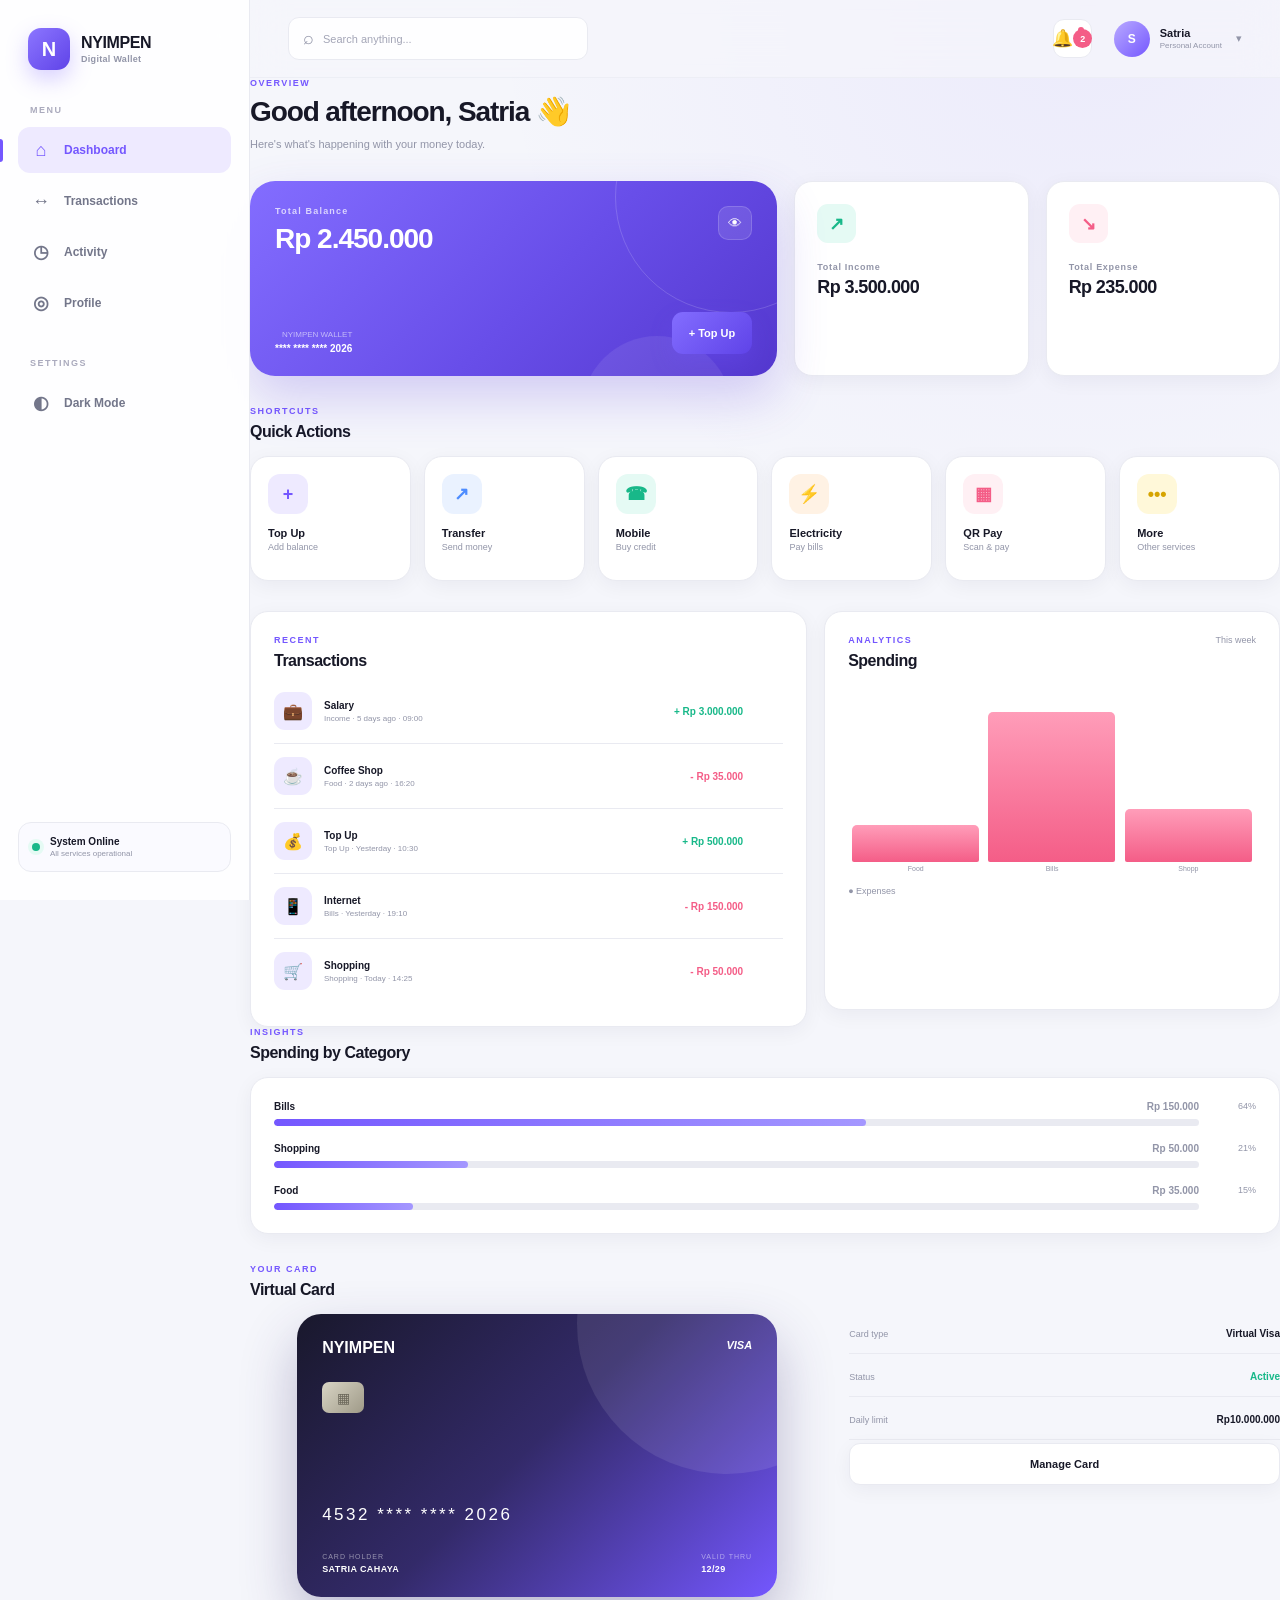
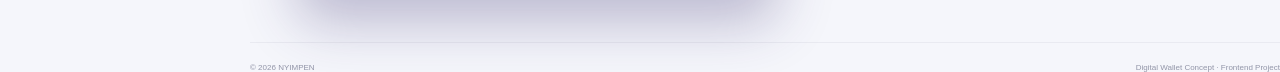
<file: ewaletweb/index.html>
<!doctype html>
<html lang="en">
  <head>
    <meta charset="UTF-8" />
    <meta name="viewport" content="width=device-width, initial-scale=1.0" />

    <title>NYIMPEN — Digital Wallet</title>

    <link rel="stylesheet" href="./style.css" />
  </head>

  <body>
    <div class="app">
      <!-- =====================================================
             SIDEBAR
        ====================================================== -->

      <aside class="sidebar">
        <div class="brand">
          <div class="brand-logo">N</div>

          <div class="brand-text">
            <strong>NYIMPEN</strong>
            <span>Digital Wallet</span>
          </div>
        </div>

        <nav class="sidebar-nav">
          <span class="nav-title"> MENU </span>

          <a href="#dashboard" class="nav-link active" data-page="dashboard">
            <span>⌂</span>
            <strong>Dashboard</strong>
          </a>

          <a href="#transactions" class="nav-link" data-page="transactions">
            <span>↔</span>
            <strong>Transactions</strong>
          </a>

          <a href="#activity" class="nav-link" data-page="activity">
            <span>◷</span>
            <strong>Activity</strong>
          </a>

          <a href="#profile" class="nav-link" data-page="profile">
            <span>◎</span>
            <strong>Profile</strong>
          </a>

          <span class="nav-title nav-title-space"> SETTINGS </span>

          <button class="nav-link theme-toggle" data-theme-toggle>
            <span>◐</span>
            <strong>Dark Mode</strong>
          </button>
        </nav>

        <div class="sidebar-bottom">
          <div class="system-status">
            <span class="status-dot"></span>

            <div>
              <strong>System Online</strong>
              <span>All services operational</span>
            </div>
          </div>
        </div>
      </aside>

      <!-- =====================================================
             MAIN
        ====================================================== -->

      <main class="main-content">
        <!-- =================================================
                 TOPBAR
            ================================================== -->

        <header class="topbar">
          <div class="topbar-search">
            <span>⌕</span>

            <input type="text" placeholder="Search anything..." />
          </div>

          <div class="topbar-actions">
            <button class="icon-button" title="Notifications">
              🔔

              <span class="notification-dot"> </span>

              <span class="notification-badge"> 0 </span>
            </button>

            <div class="profile-mini">
              <div class="profile-avatar">S</div>

              <div class="profile-mini-info">
                <strong class="profile-mini-name"> Satria </strong>

                <span> Personal Account </span>
              </div>

              <span class="profile-arrow"> ▾ </span>
            </div>
          </div>
        </header>

        <!-- =================================================
                 DASHBOARD
            ================================================== -->

        <section id="dashboard" class="page active">
          <div class="page-heading">
            <div>
              <span class="eyebrow"> OVERVIEW </span>

              <h1>Good afternoon, Satria 👋</h1>

              <p>Here's what's happening with your money today.</p>
            </div>
          </div>

          <!-- ===============================
                     DASHBOARD GRID
                ================================ -->

          <div class="dashboard-grid">
            <!-- BALANCE -->

            <div class="balance-card">
              <div class="balance-top">
                <div>
                  <span> Total Balance </span>

                  <h2 id="balance">Rp2.450.000</h2>
                </div>

                <button class="balance-toggle" id="toggleBalance">👁</button>
              </div>

              <div class="balance-card-bottom">
                <div class="wallet-number">
                  <span> NYIMPEN WALLET </span>

                  <strong> **** **** **** 2026 </strong>
                </div>

                <button class="primary-button" id="topUpButton">+ Top Up</button>
              </div>
            </div>

            <!-- INCOME -->

            <div class="stat-card income-card">
              <div class="stat-icon">↗</div>

              <div>
                <span> Total Income </span>

                <strong id="totalIncome"> Rp3.500.000 </strong>
              </div>
            </div>

            <!-- EXPENSE -->

            <div class="stat-card expense-card">
              <div class="stat-icon">↘</div>

              <div>
                <span> Total Expense </span>

                <strong id="totalExpense"> Rp235.000 </strong>
              </div>
            </div>
          </div>

          <!-- =================================================
                     QUICK ACTIONS
                ================================================== -->

          <div class="section-block">
            <div class="section-heading">
              <div>
                <span class="eyebrow"> SHORTCUTS </span>

                <h2>Quick Actions</h2>
              </div>
            </div>

            <div class="quick-actions">
              <button class="quick-action purple" data-action="Top Up">
                <div class="quick-icon">+</div>

                <strong> Top Up </strong>

                <span> Add balance </span>
              </button>

              <button class="quick-action blue" data-action="Transfer">
                <div class="quick-icon">↗</div>

                <strong> Transfer </strong>

                <span> Send money </span>
              </button>

              <button class="quick-action green" data-action="Mobile">
                <div class="quick-icon">☎</div>

                <strong> Mobile </strong>

                <span> Buy credit </span>
              </button>

              <button class="quick-action orange" data-action="Electricity">
                <div class="quick-icon">⚡</div>

                <strong> Electricity </strong>

                <span> Pay bills </span>
              </button>

              <button class="quick-action pink" data-action="QR Pay">
                <div class="quick-icon">▦</div>

                <strong> QR Pay </strong>

                <span> Scan & pay </span>
              </button>

              <button class="quick-action yellow" data-action="More">
                <div class="quick-icon">•••</div>

                <strong> More </strong>

                <span> Other services </span>
              </button>
            </div>
          </div>

          <!-- =================================================
                     CONTENT GRID
                ================================================== -->

          <div class="content-grid">
            <!-- TRANSACTIONS -->

            <div class="panel">
              <div class="panel-heading">
                <div>
                  <span class="eyebrow"> RECENT </span>

                  <h2>Transactions</h2>
                </div>

                <button class="text-button" id="viewAllButton">View All</button>
              </div>

              <div class="transaction-list" id="transactionsList"></div>
            </div>

            <!-- MINI ANALYTICS -->

            <div class="panel analytics-panel">
              <div class="panel-heading">
                <div>
                  <span class="eyebrow"> ANALYTICS </span>

                  <h2>Spending</h2>
                </div>

                <span> This week </span>
              </div>

              <div class="mini-chart"></div>

              <div class="chart-legend">
                <span> ● Expenses </span>
              </div>
            </div>
          </div>

          <!-- =================================================
                     CATEGORY ANALYTICS
                ================================================== -->

          <div class="section-block">
            <div class="section-heading">
              <div>
                <span class="eyebrow"> INSIGHTS </span>

                <h2>Spending by Category</h2>
              </div>
            </div>

            <div class="panel">
              <div class="category-list"></div>
            </div>
          </div>

          <!-- =================================================
                     VIRTUAL CARD
                ================================================== -->

          <div class="section-block">
            <div class="section-heading">
              <div>
                <span class="eyebrow"> YOUR CARD </span>

                <h2>Virtual Card</h2>
              </div>
            </div>

            <div class="cards-layout">
              <div class="virtual-card-wrapper">
                <div class="virtual-card">
                  <div class="card-shine"></div>

                  <div class="card-header">
                    <strong> NYIMPEN </strong>

                    <span> VISA </span>
                  </div>

                  <div class="chip">▦</div>

                  <div class="card-number">4532 **** **** 2026</div>

                  <div class="card-footer">
                    <div>
                      <span> CARD HOLDER </span>

                      <strong> SATRIA CAHAYA </strong>
                    </div>

                    <div>
                      <span> VALID THRU </span>

                      <strong> 12/29 </strong>
                    </div>
                  </div>
                </div>
              </div>

              <div class="card-details">
                <div class="detail-row">
                  <span> Card type </span>

                  <strong> Virtual Visa </strong>
                </div>

                <div class="detail-row">
                  <span> Status </span>

                  <strong class="card-status"> Active </strong>
                </div>

                <div class="detail-row">
                  <span> Daily limit </span>

                  <strong> Rp10.000.000 </strong>
                </div>

                <button class="secondary-button full-button">Manage Card</button>
              </div>
            </div>
          </div>
        </section>

        <!-- =====================================================
                 TRANSACTIONS PAGE
            ====================================================== -->

        <section id="transactions" class="page">
          <div class="page-heading">
            <div>
              <span class="eyebrow"> MONEY MOVEMENT </span>

              <h1>Transactions</h1>

              <p>Track every income and expense from your wallet.</p>
            </div>
          </div>

          <div class="panel">
            <div class="transaction-toolbar">
              <div class="transaction-search">
                <span> ⌕ </span>

                <input id="transactionSearch" type="text" placeholder="Search transactions..." />
              </div>

              <div class="filter-group">
                <button class="filter-button active" data-filter="all">All</button>

                <button class="filter-button" data-filter="income">Income</button>

                <button class="filter-button" data-filter="expense">Expense</button>

                <button class="filter-button" data-filter="topup">Top Up</button>
              </div>

              <select class="sort-select">
                <option value="latest">Latest</option>

                <option value="highest">Highest Amount</option>

                <option value="lowest">Lowest Amount</option>
              </select>
            </div>

            <div class="full-transaction-list" id="transactionsList"></div>
          </div>
        </section>

        <!-- =====================================================
                 ACTIVITY PAGE
            ====================================================== -->

        <section id="activity" class="page">
          <div class="page-heading">
            <div>
              <span class="eyebrow"> TIMELINE </span>

              <h1>Activity</h1>

              <p>Your latest account activity and notifications.</p>
            </div>
          </div>

          <div class="panel">
            <div class="panel-heading">
              <div>
                <span class="eyebrow"> NOTIFICATIONS </span>

                <h2>Recent Activity</h2>
              </div>
            </div>

            <div class="notification-list"></div>
          </div>

          <div class="insight-panel">
            <div class="financial-insight">
              <div class="notification-icon">💡</div>

              <div>
                <strong> Financial Insight </strong>

                <p>Keep tracking your expenses regularly to understand where your money goes.</p>
              </div>
            </div>
          </div>
        </section>

        <!-- =====================================================
                 PROFILE PAGE
            ====================================================== -->

        <section id="profile" class="page">
          <div class="page-heading">
            <div>
              <span class="eyebrow"> ACCOUNT </span>

              <h1>Profile</h1>

              <p>Manage your NYIMPEN account information.</p>
            </div>
          </div>

          <div class="profile-grid">
            <!-- PROFILE -->

            <div class="profile-card">
              <div class="large-avatar">S</div>

              <div class="profile-member">
                <span> MEMBER </span>

                <h2 class="profile-name">Satria</h2>

                <p class="profile-email">satriacahya339@gmail.com</p>
              </div>

              <button class="secondary-button profile-edit" data-action="edit-profile">Edit Profile</button>
            </div>

            <!-- SETTINGS -->

            <div class="panel settings-panel">
              <div class="panel-heading">
                <div>
                  <span class="eyebrow"> PREFERENCES </span>

                  <h2>Settings</h2>
                </div>
              </div>

              <div class="setting-row">
                <div>
                  <strong> Dark Mode </strong>

                  <span> Change the appearance of NYIMPEN. </span>
                </div>

                <button class="switch theme-toggle" data-theme-toggle>
                  <span class="slider"></span>
                </button>
              </div>

              <div class="setting-row">
                <div>
                  <strong> Notifications </strong>

                  <span> Receive account notifications. </span>
                </div>

                <button class="switch">
                  <span class="slider"></span>
                </button>
              </div>
            </div>

            <!-- SECURITY -->

            <div class="panel security-panel">
              <div class="panel-heading">
                <div>
                  <span class="eyebrow"> SECURITY </span>

                  <h2>Account Security</h2>
                </div>
              </div>

              <div class="security-item">
                <div class="security-icon">🔐</div>

                <div>
                  <strong> Wallet PIN </strong>

                  <span> Your PIN is required for secure transactions. </span>
                </div>

                <span class="security-active"> Active </span>
              </div>

              <div class="security-item">
                <div class="security-icon">🛡</div>

                <div>
                  <strong> Account Protection </strong>

                  <span> Basic security protection is enabled. </span>
                </div>

                <span class="security-active"> Active </span>
              </div>
            </div>
          </div>
        </section>

        <!-- =====================================================
                 FOOTER
            ====================================================== -->

        <footer>
          <span> © 2026 NYIMPEN </span>

          <span> Digital Wallet Concept · Frontend Project </span>
        </footer>
      </main>
    </div>

    <!-- =========================================================
         MOBILE NAV
    ========================================================== -->

    <nav class="mobile-nav">
      <a href="#dashboard" class="mobile-nav-link active" data-page="dashboard">
        <span>⌂</span>
        Dashboard
      </a>

      <a href="#transactions" class="mobile-nav-link" data-page="transactions">
        <span>↔</span>
        Transactions
      </a>

      <a href="#activity" class="mobile-nav-link" data-page="activity">
        <span>◷</span>
        Activity
      </a>

      <a href="#profile" class="mobile-nav-link" data-page="profile">
        <span>◎</span>
        Profile
      </a>
    </nav>

    <!-- =========================================================
         TOP UP MODAL
    ========================================================== -->

    <div class="modal" id="topUpModal" aria-hidden="true">
      <div class="modal-box">
        <button class="modal-close" id="closeTopUp">×</button>

        <div class="modal-icon">+</div>

        <h2>Top Up Wallet</h2>

        <p>Add balance to your NYIMPEN wallet.</p>

        <form id="topUpForm">
          <label> Amount </label>

          <div class="amount-input">
            <span> Rp </span>

            <input id="topUpAmount" type="number" min="1000" placeholder="0" required />
          </div>

          <div class="amount-presets">
            <button type="button" onclick="document.getElementById('topUpAmount').value = 50000">50K</button>

            <button type="button" onclick="document.getElementById('topUpAmount').value = 100000">100K</button>

            <button type="button" onclick="document.getElementById('topUpAmount').value = 250000">250K</button>

            <button type="button" onclick="document.getElementById('topUpAmount').value = 500000">500K</button>
          </div>

          <button type="submit" class="primary-button full-button">Add Balance</button>
        </form>
      </div>
    </div>

    <!-- =========================================================
         TRANSFER MODAL
    ========================================================== -->

    <div class="modal" id="transferModal" aria-hidden="true">
      <div class="modal-box">
        <button class="modal-close" id="closeTransfer">×</button>

        <div class="modal-icon">↗</div>

        <h2>Send Money</h2>

        <p>Transfer money to another person.</p>

        <form id="transferForm">
          <label> Recipient </label>

          <input id="recipient" type="text" placeholder="Recipient name" required />

          <label> Amount </label>

          <div class="amount-input">
            <span> Rp </span>

            <input id="transferAmount" type="number" min="1000" placeholder="0" required />
          </div>

          <div class="transfer-balance">
            <span> Available balance </span>

            <strong id="transferBalance"> Rp2.450.000 </strong>
          </div>

          <button type="submit" class="primary-button full-button">Continue Transfer</button>
        </form>
      </div>
    </div>

    <!-- =========================================================
         JAVASCRIPT
    ========================================================== -->

    <script src="./script.js"></script>
  </body>
</html>
</file>
<file: ewaletweb/style.css>
:root {
  --bg: #f5f6fb;
  --surface: #ffffff;
  --surface-soft: #fafaff;
  --text: #171827;
  --text-soft: #55586d;
  --muted: #9295a8;
  --line: #e9eaf1;

  --primary: #7457ff;
  --primary-dark: #5f43e8;
  --primary-soft: #eeeaff;

  --blue: #4d8cff;
  --blue-soft: #eaf2ff;

  --green: #18b889;
  --green-soft: #e5faf4;

  --orange: #ff9d42;
  --orange-soft: #fff2e4;

  --pink: #f45d87;
  --pink-soft: #fff0f4;

  --red: #ef5350;
  --red-soft: #fff0f0;

  --shadow-sm: 0 5px 20px rgba(28, 28, 60, 0.05);
  --shadow: 0 15px 45px rgba(28, 28, 60, 0.08);
  --shadow-lg: 0 25px 70px rgba(28, 28, 60, 0.13);

  --radius-sm: 12px;
  --radius: 18px;
  --radius-lg: 25px;

  --sidebar-width: 250px;
}

/* ==================================================
   DARK MODE VARIABLES
================================================== */

body.dark-mode {
  --bg: #0d0f17;
  --surface: #171a24;
  --surface-soft: #1d202c;
  --text: #f4f5fb;
  --text-soft: #b9bdcb;
  --muted: #858b9f;
  --line: #292d3b;

  --shadow-sm: 0 5px 20px rgba(0, 0, 0, 0.18);
  --shadow: 0 15px 45px rgba(0, 0, 0, 0.24);
  --shadow-lg: 0 25px 70px rgba(0, 0, 0, 0.4);
}

/* ==================================================
   RESET
================================================== */

* {
  margin: 0;
  padding: 0;
  box-sizing: border-box;
}

html {
  scroll-behavior: smooth;
}

body {
  min-height: 100vh;
  background: radial-gradient(circle at 85% 0%, rgba(116, 87, 255, 0.07), transparent 30%), var(--bg);

  color: var(--text);
  font-family: "DM Sans", sans-serif;
  -webkit-font-smoothing: antialiased;

  transition:
    background-color 0.25s ease,
    color 0.25s ease;
}

body.dark-mode {
  background: radial-gradient(circle at 85% 0%, rgba(116, 87, 255, 0.1), transparent 30%), var(--bg);
}

button,
input,
select {
  font: inherit;
}

button {
  border: none;
  cursor: pointer;
}

a {
  color: inherit;
  text-decoration: none;
}

input,
select {
  outline: none;
}

/* ==================================================
   APP
================================================== */

.app {
  min-height: 100vh;
}

/* ==================================================
   SIDEBAR
================================================== */

.sidebar {
  position: fixed;
  top: 0;
  left: 0;

  width: var(--sidebar-width);
  height: 100vh;

  display: flex;
  flex-direction: column;

  padding: 28px 18px;

  background: rgba(255, 255, 255, 0.88);
  border-right: 1px solid var(--line);

  backdrop-filter: blur(20px);

  z-index: 100;

  transition:
    background-color 0.25s ease,
    border-color 0.25s ease;
}

body.dark-mode .sidebar {
  background: rgba(18, 20, 29, 0.94);
}

/* ==================================================
   BRAND
================================================== */

.brand {
  display: flex;
  align-items: center;
  gap: 11px;

  padding: 0 10px 25px;
}

.brand-logo {
  width: 42px;
  height: 42px;

  display: flex;
  align-items: center;
  justify-content: center;

  border-radius: 13px;

  background: linear-gradient(135deg, #8c76ff, var(--primary-dark));

  color: white;

  font-family: "Plus Jakarta Sans", sans-serif;
  font-size: 20px;
  font-weight: 800;

  box-shadow: 0 9px 22px rgba(116, 87, 255, 0.28);
}

.brand-text {
  display: flex;
  flex-direction: column;
  gap: 2px;
}

.brand-text strong {
  font-family: "Plus Jakarta Sans", sans-serif;
  font-size: 16px;
  letter-spacing: -0.4px;
}

.brand-text span {
  color: var(--muted);
  font-size: 9px;
  font-weight: 600;
  letter-spacing: 0.3px;
}

/* ==================================================
   NAVIGATION
================================================== */

.sidebar-nav {
  display: flex;
  flex-direction: column;
  gap: 5px;
  flex: 1;
}

.nav-title {
  padding: 10px 12px 7px;

  color: #aaaabd;

  font-size: 9px;
  font-weight: 800;
  letter-spacing: 1.5px;
}

body.dark-mode .nav-title {
  color: #686d7e;
}

.nav-title-space {
  margin-top: 17px;
}

.nav-link {
  position: relative;

  display: flex;
  align-items: center;
  gap: 13px;

  min-height: 46px;
  padding: 0 13px;

  border-radius: 12px;

  background: transparent;

  color: #73768a;

  font-size: 12px;
  font-weight: 600;

  transition:
    background 0.25s ease,
    color 0.25s ease,
    transform 0.25s ease;
}

body.dark-mode .nav-link {
  color: #a2a7b7;
}

.nav-link span:first-child {
  width: 20px;

  display: flex;
  justify-content: center;

  font-size: 18px;

  transition: transform 0.25s ease;
}

.nav-link:hover {
  color: var(--primary);
  background: rgba(116, 87, 255, 0.06);

  transform: translateX(2px);
}

body.dark-mode .nav-link:hover {
  background: rgba(116, 87, 255, 0.12);
}

.nav-link:hover span:first-child {
  transform: scale(1.08);
}

.nav-link.active {
  color: var(--primary);
  background: var(--primary-soft);
  font-weight: 700;
}

.nav-link.active::before {
  content: "";

  position: absolute;
  left: -18px;

  width: 3px;
  height: 23px;

  border-radius: 0 5px 5px 0;

  background: var(--primary);
}

.notification-badge {
  margin-left: auto;

  min-width: 19px;
  height: 19px;

  display: flex;
  align-items: center;
  justify-content: center;

  border-radius: 50%;

  background: var(--pink);
  color: white;

  font-size: 9px;
  font-weight: 800;
}

/* ==================================================
   SIDEBAR BOTTOM
================================================== */

.sidebar-bottom {
  display: flex;
  flex-direction: column;
  gap: 16px;
}

.system-status {
  display: flex;
  align-items: center;
  gap: 10px;

  padding: 13px;

  border: 1px solid var(--line);
  border-radius: 13px;

  background: var(--surface-soft);
}

.status-dot {
  width: 8px;
  height: 8px;

  flex-shrink: 0;

  border-radius: 50%;

  background: var(--green);

  box-shadow: 0 0 0 4px var(--green-soft);
}

.system-status div {
  display: flex;
  flex-direction: column;
  gap: 2px;
}

.system-status strong {
  font-size: 10px;
}

.system-status span:not(.status-dot) {
  color: var(--muted);
  font-size: 8px;
}

/* ==================================================
   MAIN
================================================== */

.main-content {
  min-height: 100vh;
  margin-left: var(--sidebar-width);
}

/* ==================================================
   TOPBAR
================================================== */

.topbar {
  height: 78px;

  display: flex;
  align-items: center;
  justify-content: space-between;

  padding: 0 38px;

  background: rgba(245, 246, 251, 0.72);
  border-bottom: 1px solid rgba(233, 234, 241, 0.65);

  backdrop-filter: blur(18px);

  position: sticky;
  top: 0;

  z-index: 50;

  transition:
    background-color 0.25s ease,
    border-color 0.25s ease;
}

body.dark-mode .topbar {
  background: rgba(13, 15, 23, 0.82);
  border-bottom-color: rgba(41, 45, 59, 0.8);
}

/* ==================================================
   TOPBAR SEARCH
================================================== */

.topbar-search {
  width: 300px;

  display: flex;
  align-items: center;
  gap: 9px;

  padding: 10px 14px;

  border: 1px solid var(--line);
  border-radius: 11px;

  background: rgba(255, 255, 255, 0.78);

  transition: 0.25s ease;
}

body.dark-mode .topbar-search {
  background: var(--surface);
}

.topbar-search:focus-within {
  border-color: rgba(116, 87, 255, 0.35);

  box-shadow: 0 0 0 4px rgba(116, 87, 255, 0.07);
}

.topbar-search span {
  color: var(--muted);
  font-size: 18px;
}

.topbar-search input {
  width: 100%;

  border: none;
  background: transparent;

  color: var(--text);

  font-size: 11px;
}

.topbar-search input::placeholder {
  color: #a4a6b7;
}

body.dark-mode .topbar-search input::placeholder {
  color: #676c7d;
}

/* ==================================================
   TOPBAR ACTIONS
================================================== */

.topbar-actions {
  display: flex;
  align-items: center;
  gap: 17px;
}

.icon-button {
  position: relative;

  width: 39px;
  height: 39px;

  display: flex;
  align-items: center;
  justify-content: center;

  border: 1px solid var(--line);
  border-radius: 11px;

  background: var(--surface);
  color: var(--text-soft);

  font-size: 17px;

  transition: 0.25s ease;
}

.icon-button:hover {
  color: var(--primary);

  border-color: rgba(116, 87, 255, 0.25);

  transform: translateY(-2px);

  box-shadow: var(--shadow-sm);
}

.notification-dot {
  position: absolute;
  top: 7px;
  right: 7px;

  width: 6px;
  height: 6px;

  border-radius: 50%;

  background: var(--pink);
}

/* ==================================================
   PROFILE MINI
================================================== */

.profile-mini {
  display: flex;
  align-items: center;
  gap: 10px;

  padding-left: 5px;

  cursor: pointer;
}

.profile-avatar {
  width: 36px;
  height: 36px;

  display: flex;
  align-items: center;
  justify-content: center;

  border-radius: 50%;

  background: linear-gradient(135deg, #b9aaff, var(--primary));

  color: white;

  font-size: 12px;
  font-weight: 800;
}

.profile-mini-info {
  display: flex;
  flex-direction: column;
  gap: 2px;
}

.profile-mini-info strong {
  font-size: 11px;
}

.profile-mini-info span {
  color: var(--muted);
  font-size: 8px;
}

.profile-arrow {
  margin-left: 4px;

  color: var(--muted);
  font-size: 11px;
}

/* ==================================================
   PAGE
================================================== */

.page-container {
  max-width: 1500px;
  margin: auto;
  padding: 36px 38px 90px;
}

.page {
  display: none;

  animation: pageIn 0.35s ease;
}

.page.active {
  display: block;
}

@keyframes pageIn {
  from {
    opacity: 0;
    transform: translateY(8px);
  }

  to {
    opacity: 1;
    transform: translateY(0);
  }
}

/* ==================================================
   PAGE HEADING
================================================== */

.page-heading {
  display: flex;
  align-items: flex-end;
  justify-content: space-between;

  gap: 30px;

  margin-bottom: 28px;
}

.eyebrow {
  display: block;

  margin-bottom: 7px;

  color: var(--primary);

  font-size: 9px;
  font-weight: 800;

  letter-spacing: 1.5px;
}

.page-heading h1 {
  font-family: "Plus Jakarta Sans", sans-serif;

  font-size: 28px;
  line-height: 1.2;

  letter-spacing: -1.1px;
}

.page-heading p {
  margin-top: 7px;

  color: var(--muted);

  font-size: 11px;
  line-height: 1.6;
}

/* ==================================================
   BUTTONS
================================================== */

.primary-button,
.secondary-button {
  min-height: 42px;

  display: inline-flex;
  align-items: center;
  justify-content: center;

  gap: 8px;

  padding: 0 17px;

  border-radius: 11px;

  font-size: 11px;
  font-weight: 700;

  transition: 0.25s ease;
}

.primary-button {
  background: linear-gradient(135deg, #836dff, var(--primary-dark));

  color: white;

  box-shadow: 0 9px 22px rgba(116, 87, 255, 0.22);
}

.primary-button:hover {
  transform: translateY(-2px);

  box-shadow: 0 14px 30px rgba(116, 87, 255, 0.29);
}

.secondary-button {
  border: 1px solid var(--line);

  background: var(--surface);
  color: var(--text);

  box-shadow: var(--shadow-sm);
}

.secondary-button:hover {
  border-color: rgba(116, 87, 255, 0.25);

  color: var(--primary);

  transform: translateY(-2px);
}

.text-button {
  background: transparent;

  color: var(--primary);

  font-size: 10px;
  font-weight: 700;

  transition: 0.2s ease;
}

.text-button:hover {
  transform: translateX(3px);
}

.full-button {
  width: 100%;
}

/* ==================================================
   DASHBOARD GRID
================================================== */

.dashboard-grid {
  display: grid;

  grid-template-columns:
    minmax(0, 1.8fr)
    minmax(170px, 0.8fr)
    minmax(170px, 0.8fr);

  gap: 17px;

  margin-bottom: 30px;
}

/* ==================================================
   BALANCE CARD
================================================== */

.balance-card {
  position: relative;

  min-height: 195px;

  overflow: hidden;

  padding: 25px;

  border-radius: var(--radius-lg);

  background: linear-gradient(135deg, #836dff 0%, #684ee9 55%, #5438ce 100%);

  color: white;

  box-shadow: 0 22px 50px rgba(100, 70, 225, 0.24);
}

.balance-card::before {
  content: "";

  position: absolute;

  width: 230px;
  height: 230px;

  right: -70px;
  top: -100px;

  border-radius: 50%;

  border: 1px solid rgba(255, 255, 255, 0.16);
}

.balance-card::after {
  content: "";

  position: absolute;

  width: 150px;
  height: 150px;

  right: 45px;
  bottom: -110px;

  border-radius: 50%;

  background: rgba(255, 255, 255, 0.08);
}

.balance-top {
  position: relative;

  z-index: 2;

  display: flex;

  justify-content: space-between;
  align-items: flex-start;
}

.balance-top > div {
  display: flex;
  flex-direction: column;

  gap: 7px;
}

.balance-top span {
  color: rgba(255, 255, 255, 0.72);

  font-size: 9px;
  font-weight: 700;

  letter-spacing: 1.2px;
}

.balance-top h2 {
  color: white;

  font-family: "Plus Jakarta Sans", sans-serif;

  font-size: 28px;

  letter-spacing: -1px;
}

.balance-toggle {
  width: 34px;
  height: 34px;

  display: flex;
  align-items: center;
  justify-content: center;

  border: 1px solid rgba(255, 255, 255, 0.16);

  border-radius: 10px;

  background: rgba(255, 255, 255, 0.11);

  color: white;

  font-size: 14px;

  transition: 0.2s ease;
}

.balance-toggle:hover {
  background: rgba(255, 255, 255, 0.2);
}

.balance-card-bottom {
  position: absolute;

  left: 25px;
  right: 25px;
  bottom: 22px;

  z-index: 2;

  display: flex;

  justify-content: space-between;
  align-items: flex-end;
}

.balance-card-bottom > div {
  display: flex;
  flex-direction: column;

  gap: 4px;
}

.balance-card-bottom span {
  color: rgba(255, 255, 255, 0.58);

  font-size: 8px;
}

.balance-card-bottom strong {
  color: white;
  font-size: 10px;
}

.wallet-number {
  text-align: right;
}

/* ==================================================
   STAT CARDS
================================================== */

.stat-card {
  min-height: 195px;

  padding: 22px;

  display: flex;
  flex-direction: column;

  border: 1px solid var(--line);

  border-radius: var(--radius);

  background: var(--surface);

  box-shadow: var(--shadow-sm);

  transition: 0.3s ease;
}

.stat-card:hover {
  transform: translateY(-4px);

  box-shadow: var(--shadow);
}

.stat-icon {
  width: 39px;
  height: 39px;

  display: flex;
  align-items: center;
  justify-content: center;

  margin-bottom: 19px;

  border-radius: 11px;

  font-size: 18px;
  font-weight: 700;
}

.income-card .stat-icon {
  color: var(--green);
  background: var(--green-soft);
}

.expense-card .stat-icon {
  color: var(--pink);
  background: var(--pink-soft);
}

.stat-card > div:last-child {
  display: flex;
  flex-direction: column;
  gap: 5px;
}

.stat-card span {
  color: var(--muted);

  font-size: 9px;
  font-weight: 700;

  letter-spacing: 0.7px;
}

.stat-card strong {
  font-family: "Plus Jakarta Sans", sans-serif;

  font-size: 18px;

  letter-spacing: -0.6px;
}

/* ==================================================
   SECTIONS
================================================== */

.section-block {
  margin-bottom: 30px;
}

.section-heading {
  margin-bottom: 15px;
}

.section-heading h2,
.panel-heading h2 {
  font-family: "Plus Jakarta Sans", sans-serif;

  font-size: 16px;

  letter-spacing: -0.5px;
}

/* ==================================================
   QUICK ACTIONS
================================================== */

.quick-actions {
  display: grid;

  grid-template-columns: repeat(6, 1fr);

  gap: 13px;
}

.quick-action {
  min-height: 125px;

  display: flex;
  flex-direction: column;
  align-items: flex-start;

  padding: 17px;

  border: 1px solid var(--line);

  border-radius: var(--radius);

  background: var(--surface);

  color: var(--text);

  text-align: left;

  box-shadow: var(--shadow-sm);

  transition: 0.3s ease;
}

.quick-action:hover {
  transform: translateY(-4px);

  box-shadow: var(--shadow);

  border-color: rgba(116, 87, 255, 0.15);
}

.quick-icon {
  width: 40px;
  height: 40px;

  display: flex;
  align-items: center;
  justify-content: center;

  margin-bottom: 13px;

  border-radius: 12px;

  font-size: 18px;
  font-weight: 700;
}

.quick-action.purple .quick-icon,
.quick-icon.purple {
  color: var(--primary);
  background: var(--primary-soft);
}

.quick-action.blue .quick-icon,
.quick-icon.blue {
  color: var(--blue);
  background: var(--blue-soft);
}

.quick-action.orange .quick-icon,
.quick-icon.orange {
  color: var(--orange);
  background: var(--orange-soft);
}

.quick-action.pink .quick-icon,
.quick-icon.pink {
  color: var(--pink);
  background: var(--pink-soft);
}

.quick-action.green .quick-icon,
.quick-icon.green {
  color: var(--green);
  background: var(--green-soft);
}

.quick-action.yellow .quick-icon {
  color: #d6a400;
  background: #fff8d9;
}

body.dark-mode .quick-action.yellow .quick-icon {
  color: #f3c53c;
  background: rgba(243, 197, 60, 0.12);
}

.quick-action strong {
  font-size: 11px;
}

.quick-action span {
  margin-top: 3px;

  color: var(--muted);

  font-size: 9px;
}

/* ==================================================
   CONTENT GRID
================================================== */

.content-grid {
  display: grid;

  grid-template-columns:
    minmax(0, 1.1fr)
    minmax(0, 0.9fr);

  gap: 17px;
}

.panel {
  padding: 23px;

  border: 1px solid var(--line);

  border-radius: var(--radius);

  background: var(--surface);

  box-shadow: var(--shadow-sm);

  transition:
    background-color 0.25s ease,
    border-color 0.25s ease;
}

.panel-heading {
  display: flex;

  align-items: flex-start;
  justify-content: space-between;

  gap: 15px;

  margin-bottom: 22px;
}

.panel-heading > span {
  color: var(--muted);

  font-size: 9px;
}

/* ==================================================
   TRANSACTIONS
================================================== */

.transaction-list,
.full-transaction-list {
  display: flex;
  flex-direction: column;
}

.transaction {
  display: flex;

  align-items: center;

  gap: 12px;

  padding: 13px 0;

  border-bottom: 1px solid var(--line);

  transition: 0.2s ease;
}

.transaction:first-child {
  padding-top: 0;
}

.transaction:last-child {
  border-bottom: none;
}

.transaction-icon {
  width: 38px;
  height: 38px;

  flex-shrink: 0;

  display: flex;
  align-items: center;
  justify-content: center;

  border-radius: 11px;

  background: var(--primary-soft);

  font-size: 16px;
}

.transaction-info {
  min-width: 0;

  display: flex;
  flex-direction: column;

  gap: 3px;

  flex: 1;
}

.transaction-info strong {
  overflow: hidden;

  color: var(--text);

  font-size: 10px;

  white-space: nowrap;
  text-overflow: ellipsis;
}

.transaction-info span {
  color: var(--muted);

  font-size: 8px;
}

.transaction-amount {
  font-size: 10px;

  white-space: nowrap;
}

.income-text {
  color: var(--green) !important;
}

.expense-text {
  color: var(--pink) !important;
}

.empty-transactions {
  min-height: 180px;

  display: flex;
  flex-direction: column;

  align-items: center;
  justify-content: center;

  gap: 7px;

  color: var(--muted);

  text-align: center;
}

.empty-icon {
  font-size: 30px;

  margin-bottom: 3px;
}

.empty-transactions strong {
  color: var(--text);

  font-size: 12px;
}

.empty-transactions span {
  font-size: 9px;
}

/* ==================================================
   TRANSACTION DELETE
================================================== */

.transaction-delete {
  width: 28px;
  height: 28px;

  flex-shrink: 0;

  display: flex;
  align-items: center;
  justify-content: center;

  border: none;

  border-radius: 8px;

  background: transparent;

  color: var(--muted);

  cursor: pointer;

  font-size: 18px;

  opacity: 0;

  transition: 0.2s ease;
}

.transaction:hover .transaction-delete {
  opacity: 1;
}

.transaction-delete:hover {
  background: var(--pink-soft);

  color: var(--pink);
}

/* ==================================================
   CHART
================================================== */

.period-select,
.analytics-period,
.sort-select {
  height: 34px;

  padding: 0 10px;

  border: 1px solid var(--line);

  border-radius: 9px;

  background: var(--surface);

  color: var(--text-soft);

  font-size: 9px;

  cursor: pointer;
}

.mini-chart {
  height: 180px;

  display: flex;

  align-items: flex-end;

  gap: 9px;

  padding: 20px 4px 0;
}

.chart-column {
  height: 100%;

  flex: 1;

  display: flex;
  flex-direction: column;

  justify-content: flex-end;

  gap: 3px;
}

.chart-bar {
  width: 100%;

  min-height: 4px;

  border-radius: 5px 5px 2px 2px;

  transform-origin: bottom;

  animation: chartBarIn 0.6s ease both;
}

.chart-bar.income {
  background: linear-gradient(to top, var(--primary), #a194ff);
}

.chart-bar.expense {
  background: linear-gradient(to top, var(--pink), #ff9db9);
}

.chart-label {
  color: var(--muted);

  font-size: 7px;

  text-align: center;
}

@keyframes chartBarIn {
  from {
    transform: scaleY(0);
  }

  to {
    transform: scaleY(1);
  }
}

.chart-legend {
  display: flex;

  gap: 18px;

  margin-top: 14px;

  color: var(--muted);

  font-size: 9px;
}

.legend-dot {
  width: 7px;
  height: 7px;

  border-radius: 50%;
}

.legend-dot.income {
  background: var(--primary);
}

.legend-dot.expense {
  background: var(--pink);
}

/* ==================================================
   ANALYTICS
================================================== */

.analytics-stats {
  display: grid;

  grid-template-columns: repeat(3, 1fr);

  gap: 15px;

  margin-bottom: 17px;
}

.analytics-stat {
  padding: 20px;

  border: 1px solid var(--line);

  border-radius: var(--radius);

  background: var(--surface);

  box-shadow: var(--shadow-sm);
}

.analytics-stat span {
  color: var(--muted);

  font-size: 9px;
  font-weight: 700;

  text-transform: uppercase;

  letter-spacing: 0.7px;
}

.analytics-stat strong {
  display: block;

  margin-top: 8px;

  font-family: "Plus Jakarta Sans", sans-serif;

  font-size: 20px;
}

.analytics-stat small {
  display: block;

  margin-top: 5px;

  color: var(--muted);

  font-size: 8px;
}

.analytics-panel {
  margin-bottom: 17px;
}

.big-chart {
  min-height: 300px;

  display: flex;

  align-items: flex-end;

  gap: 13px;

  padding: 30px 10px 5px;

  border-bottom: 1px solid var(--line);
}

.big-chart-column {
  flex: 1;

  height: 240px;

  display: flex;

  align-items: flex-end;

  gap: 4px;
}

.big-chart-column .chart-bar {
  width: 50%;
}

.analytics-grid {
  display: grid;

  grid-template-columns:
    minmax(0, 1.2fr)
    minmax(280px, 0.8fr);

  gap: 17px;
}

.category-list {
  display: flex;

  flex-direction: column;

  gap: 17px;
}

.category-item {
  display: grid;

  grid-template-columns:
    1fr
    45px;

  gap: 12px;
}

.category-info {
  display: flex;

  flex-direction: column;

  gap: 7px;
}

.category-name {
  display: flex;

  justify-content: space-between;

  font-size: 10px;

  font-weight: 600;
}

.category-name span:last-child {
  color: var(--muted);
}

.category-progress {
  height: 7px;

  overflow: hidden;

  border-radius: 20px;

  background: var(--line);
}

.category-progress span {
  display: block;

  height: 100%;

  border-radius: 20px;

  background: linear-gradient(90deg, var(--primary), #a497ff);
}

.category-percent {
  color: var(--muted);

  font-size: 9px;

  text-align: right;
}

/* ==================================================
   INSIGHT
================================================== */

.insight-panel {
  display: flex;

  flex-direction: column;

  padding: 23px;

  border: 1px solid var(--line);

  border-radius: var(--radius);

  background: var(--surface);

  box-shadow: var(--shadow-sm);
}

.insight-panel h2 {
  margin-bottom: 15px;

  font-family: "Plus Jakarta Sans", sans-serif;

  font-size: 18px;
}

.financial-insight {
  margin-top: auto;

  padding: 17px;

  border-radius: 14px;

  background: var(--primary-soft);

  color: #5d4bc5;

  font-size: 10px;

  line-height: 1.7;
}

body.dark-mode .financial-insight {
  color: #b9adff;
}

/* ==================================================
   TRANSACTION TOOLBAR
================================================== */

.transaction-toolbar {
  display: flex;

  align-items: center;

  gap: 10px;

  margin-bottom: 22px;
}

.transaction-search {
  flex: 1;

  max-width: 330px;

  height: 40px;

  display: flex;

  align-items: center;

  gap: 8px;

  padding: 0 12px;

  border: 1px solid var(--line);

  border-radius: 10px;

  background: var(--surface-soft);
}

.transaction-search span {
  color: var(--muted);

  font-size: 17px;
}

.transaction-search input {
  width: 100%;

  border: none;

  background: transparent;

  color: var(--text);

  font-size: 10px;
}

.transaction-search input::placeholder {
  color: var(--muted);
}

.filter-group {
  display: flex;

  gap: 5px;

  margin-left: auto;
}

.filter-button {
  height: 36px;

  padding: 0 12px;

  border-radius: 9px;

  background: var(--surface-soft);

  color: var(--muted);

  font-size: 9px;
  font-weight: 700;

  transition: 0.2s ease;
}

.filter-button:hover {
  color: var(--primary);
}

.filter-button.active {
  background: var(--primary-soft);

  color: var(--primary);
}

.full-transaction-list .transaction {
  padding: 16px 5px;
}

.full-transaction-list .transaction:first-child {
  padding-top: 10px;
}

/* ==================================================
   CARDS
================================================== */

.cards-layout {
  display: grid;

  grid-template-columns:
    minmax(380px, 1fr)
    minmax(280px, 0.75fr);

  gap: 25px;

  align-items: start;
}

.virtual-card-wrapper {
  display: flex;

  flex-direction: column;

  align-items: center;

  gap: 20px;
}

.virtual-card {
  position: relative;

  width: min(100%, 480px);

  aspect-ratio: 1.7 / 1;

  overflow: hidden;

  padding: 25px;

  border-radius: 24px;

  background: linear-gradient(135deg, #19182c, #332a69 48%, #7457ff);

  color: white;

  box-shadow: 0 25px 55px rgba(52, 43, 110, 0.3);

  cursor: pointer;

  transition: transform 0.6s ease;

  transform-style: preserve-3d;
}

.virtual-card.flipped {
  transform: rotateY(180deg);
}

.card-shine {
  position: absolute;

  width: 300px;
  height: 300px;

  right: -100px;
  top: -140px;

  border-radius: 50%;

  background: rgba(255, 255, 255, 0.09);
}

.card-header {
  position: relative;

  display: flex;

  justify-content: space-between;

  z-index: 2;
}

.card-header strong {
  color: white;

  font-family: "Plus Jakarta Sans", sans-serif;

  font-size: 16px;
}

.card-header span {
  color: white;

  font-size: 11px;

  font-weight: 800;

  font-style: italic;
}

.chip {
  position: relative;

  width: 42px;
  height: 31px;

  display: flex;

  align-items: center;
  justify-content: center;

  margin-top: 25px;

  border-radius: 7px;

  background: linear-gradient(135deg, #d9d5c5, #9f9a88);

  color: #6b675a;

  font-size: 14px;

  z-index: 2;
}

.card-number {
  position: absolute;

  left: 25px;
  right: 25px;

  bottom: 72px;

  z-index: 2;

  color: white;

  font-family: "Plus Jakarta Sans", sans-serif;

  font-size: 17px;

  letter-spacing: 2.5px;
}

.card-footer {
  position: absolute;

  left: 25px;
  right: 25px;

  bottom: 23px;

  display: flex;

  justify-content: space-between;

  z-index: 2;
}

.card-footer div {
  display: flex;

  flex-direction: column;

  gap: 4px;
}

.card-footer span {
  color: rgba(255, 255, 255, 0.5);

  font-size: 7px;

  letter-spacing: 1px;
}

.card-footer strong {
  color: white;

  font-size: 9px;

  letter-spacing: 0.4px;
}

.card-details {
  min-height: 100%;

  display: flex;

  flex-direction: column;

  gap: 3px;
}

.detail-row {
  display: flex;

  align-items: center;

  justify-content: space-between;

  gap: 15px;

  padding: 14px 0;

  border-bottom: 1px solid var(--line);
}

.detail-row span {
  color: var(--muted);

  font-size: 9px;
}

.detail-row strong {
  color: var(--text);

  font-size: 10px;

  text-align: right;
}

.card-status {
  color: var(--green) !important;
}

/* ==================================================
   NOTIFICATIONS
================================================== */

.notification-list {
  display: flex;

  flex-direction: column;
}

.notification-item {
  display: flex;

  align-items: center;

  gap: 13px;

  padding: 15px 5px;

  border-bottom: 1px solid var(--line);

  transition: 0.2s ease;

  cursor: pointer;
}

.notification-item:hover {
  background: var(--surface-soft);
}

.notification-item.unread {
  background: linear-gradient(90deg, rgba(116, 87, 255, 0.05), transparent);
}

.notification-icon {
  width: 40px;
  height: 40px;

  flex-shrink: 0;

  display: flex;

  align-items: center;
  justify-content: center;

  border-radius: 12px;

  background: var(--primary-soft);

  font-size: 17px;
}

.notification-content {
  flex: 1;

  display: flex;

  flex-direction: column;

  gap: 4px;
}

.notification-content strong {
  color: var(--text);

  font-size: 10px;
}

.notification-content p {
  color: var(--muted);

  font-size: 9px;
}

.notification-content small {
  color: var(--muted);

  font-size: 8px;
}

.unread-dot {
  width: 7px;
  height: 7px;

  flex-shrink: 0;

  border-radius: 50%;

  background: var(--primary);
}

/* ==================================================
   PROFILE
================================================== */

.profile-grid {
  display: grid;

  grid-template-columns:
    0.7fr
    1.3fr;

  gap: 17px;

  margin-bottom: 17px;
}

.profile-card {
  display: flex;

  flex-direction: column;

  align-items: center;

  text-align: center;

  padding: 35px 20px;

  border: 1px solid var(--line);

  border-radius: var(--radius);

  background: var(--surface);

  box-shadow: var(--shadow-sm);
}

.large-avatar {
  width: 78px;
  height: 78px;

  display: flex;

  align-items: center;
  justify-content: center;

  margin-bottom: 15px;

  border-radius: 50%;

  background: linear-gradient(135deg, #b7aaff, var(--primary));

  color: white;

  font-size: 25px;

  font-weight: 800;

  box-shadow: 0 15px 30px rgba(116, 87, 255, 0.2);
}

.profile-card h2 {
  font-family: "Plus Jakarta Sans", sans-serif;

  font-size: 17px;
}

.profile-card p {
  margin-top: 4px;

  color: var(--muted);

  font-size: 9px;
}

.profile-member {
  margin-top: 14px;

  padding: 6px 10px;

  border-radius: 20px;

  background: var(--primary-soft);

  color: var(--primary);

  font-size: 8px;

  font-weight: 700;
}

.settings-panel h2,
.security-panel h2 {
  margin-bottom: 20px;

  font-family: "Plus Jakarta Sans", sans-serif;

  font-size: 17px;
}

.setting-row,
.security-item {
  display: flex;

  align-items: center;

  gap: 15px;

  padding: 16px 0;

  border-bottom: 1px solid var(--line);
}

.setting-row:last-child,
.security-item:last-child {
  border-bottom: none;
}

.setting-row > div,
.security-item > div:not(.security-icon) {
  flex: 1;

  display: flex;

  flex-direction: column;

  gap: 4px;
}

.setting-row strong,
.security-item strong {
  color: var(--text);

  font-size: 10px;
}

.setting-row span,
.security-item span {
  color: var(--muted);

  font-size: 8px;
}

/* ==================================================
   SWITCH
================================================== */

.switch {
  position: relative;

  width: 40px;
  height: 22px;

  flex-shrink: 0;

  padding: 0;

  border: none;

  border-radius: 30px;

  background: #dfe0e8;

  cursor: pointer;

  transition: 0.25s ease;
}

.switch .slider {
  position: absolute;

  inset: 0;

  display: block;

  border-radius: 30px;

  background: #dfe0e8;

  transition: 0.25s ease;
}

.switch .slider::before {
  content: "";

  position: absolute;

  width: 16px;
  height: 16px;

  left: 3px;
  top: 3px;

  border-radius: 50%;

  background: white;

  box-shadow: 0 2px 5px rgba(0, 0, 0, 0.12);

  transition: 0.25s ease;
}

body.dark-mode .switch {
  background: var(--primary);
}

body.dark-mode .switch .slider {
  background: var(--primary);
}

body.dark-mode .switch .slider::before {
  transform: translateX(18px);
}

/* ==================================================
   SECURITY
================================================== */

.security-panel {
  margin-top: 0;
}

.security-icon {
  width: 39px;
  height: 39px;

  display: flex;

  align-items: center;
  justify-content: center;

  flex-shrink: 0;

  border-radius: 11px;

  background: var(--primary-soft);

  color: var(--primary);

  font-weight: 800;
}

.security-active {
  color: var(--green) !important;

  font-weight: 700;
}

/* ==================================================
   MODAL
================================================== */

.modal {
  position: fixed;

  inset: 0;

  display: flex;

  align-items: center;
  justify-content: center;

  padding: 20px;

  background: rgba(15, 14, 30, 0.48);

  backdrop-filter: blur(8px);

  opacity: 0;
  visibility: hidden;

  z-index: 1000;

  transition: 0.25s ease;
}

.modal.active {
  opacity: 1;

  visibility: visible;
}

.modal-box {
  position: relative;

  width: min(100%, 430px);

  padding: 30px;

  border-radius: 24px;

  background: var(--surface);

  color: var(--text);

  border: 1px solid var(--line);

  box-shadow: var(--shadow-lg);

  transform: translateY(15px) scale(0.97);

  transition: 0.3s ease;
}

.modal.active .modal-box {
  transform: translateY(0) scale(1);
}

.modal-close {
  position: absolute;

  top: 17px;
  right: 17px;

  width: 31px;
  height: 31px;

  display: flex;

  align-items: center;
  justify-content: center;

  border-radius: 9px;

  background: var(--surface-soft);

  color: var(--muted);

  font-size: 19px;

  transition: 0.2s ease;
}

.modal-close:hover {
  color: var(--pink);

  background: var(--pink-soft);
}

.modal-icon {
  width: 46px;
  height: 46px;

  display: flex;

  align-items: center;
  justify-content: center;

  margin-bottom: 18px;

  border-radius: 14px;

  background: var(--primary-soft);

  color: var(--primary);

  font-size: 21px;

  font-weight: 800;
}

.modal-box h2 {
  margin-bottom: 6px;

  color: var(--text);

  font-family: "Plus Jakarta Sans", sans-serif;

  font-size: 21px;

  letter-spacing: -0.6px;
}

.modal-box > p {
  margin-bottom: 24px;

  color: var(--muted);

  font-size: 10px;

  line-height: 1.6;
}

.modal-box form {
  display: flex;

  flex-direction: column;

  gap: 9px;
}

.modal-box label {
  margin-top: 7px;

  color: var(--text-soft);

  font-size: 9px;

  font-weight: 700;
}

.modal-box input[type="text"],
.modal-box input[type="number"] {
  width: 100%;

  height: 45px;

  padding: 0 13px;

  border: 1px solid var(--line);

  border-radius: 11px;

  background: var(--surface-soft);

  color: var(--text);

  font-size: 11px;

  transition: 0.2s ease;
}

.modal-box input::placeholder {
  color: var(--muted);
}

.modal-box input:focus {
  border-color: rgba(116, 87, 255, 0.4);

  box-shadow: 0 0 0 4px rgba(116, 87, 255, 0.07);
}

.amount-input {
  display: flex;

  align-items: center;

  overflow: hidden;

  height: 48px;

  border: 1px solid var(--line);

  border-radius: 11px;

  background: var(--surface-soft);

  transition: 0.2s ease;
}

.amount-input:focus-within {
  border-color: rgba(116, 87, 255, 0.4);

  box-shadow: 0 0 0 4px rgba(116, 87, 255, 0.07);
}

.amount-input span {
  padding-left: 13px;

  color: var(--muted);

  font-size: 10px;

  font-weight: 700;
}

.amount-input input {
  flex: 1;

  width: 100%;
  height: 100%;

  padding: 0 10px;

  border: none !important;

  background: transparent !important;

  box-shadow: none !important;

  color: var(--text);

  font-size: 14px !important;

  font-weight: 700;
}

.amount-presets {
  display: grid;

  grid-template-columns: repeat(4, 1fr);

  gap: 6px;

  margin: 3px 0 8px;
}

.amount-presets button {
  height: 34px;

  border: 1px solid var(--line);

  border-radius: 8px;

  background: var(--surface);

  color: var(--muted);

  font-size: 9px;

  font-weight: 700;

  transition: 0.2s ease;
}

.amount-presets button:hover {
  color: var(--primary);

  border-color: rgba(116, 87, 255, 0.25);

  background: var(--primary-soft);
}

.transfer-balance {
  display: flex;

  justify-content: space-between;

  margin: 2px 0 8px;

  color: var(--muted);

  font-size: 8px;
}

.transfer-balance strong {
  color: var(--text);

  font-size: 9px;
}

/* ==================================================
   CONFIRMATION
================================================== */

.confirmation-details {
  display: flex;

  flex-direction: column;

  margin: 5px 0 20px;

  padding: 7px 14px;

  border-radius: 13px;

  background: var(--surface-soft);
}

.confirmation-details > div {
  display: flex;

  justify-content: space-between;

  padding: 11px 0;

  border-bottom: 1px solid var(--line);
}

.confirmation-details > div:last-child {
  border-bottom: none;
}

.confirmation-details span {
  color: var(--muted);

  font-size: 9px;
}

.confirmation-details strong {
  color: var(--text);

  font-size: 10px;
}

.confirmation-total {
  padding-top: 14px !important;
}

.confirmation-total strong {
  color: var(--primary);

  font-size: 14px;
}

.confirmation-actions {
  display: grid;

  grid-template-columns: 1fr 1fr;

  gap: 8px;
}

/* ==================================================
   PIN
================================================== */

.pin-box {
  text-align: center;
}

.pin-box .modal-icon {
  margin: 0 auto 18px;
}

.pin-inputs {
  display: flex;

  justify-content: center;

  gap: 8px;

  margin: 22px 0;
}

.pin-input {
  width: 43px !important;
  height: 50px !important;

  padding: 0 !important;

  border: 1px solid var(--line) !important;

  border-radius: 11px !important;

  background: var(--surface-soft) !important;

  color: var(--text);

  text-align: center;

  font-size: 19px !important;

  font-weight: 800;
}

.pin-input:focus {
  border-color: var(--primary) !important;

  box-shadow: 0 0 0 4px rgba(116, 87, 255, 0.07) !important;
}

/* ==================================================
   SUCCESS
================================================== */

.success-box {
  text-align: center;

  padding: 40px 30px;
}

.success-animation {
  width: 75px;
  height: 75px;

  display: flex;

  align-items: center;
  justify-content: center;

  margin: 0 auto 20px;

  border-radius: 50%;

  background: var(--green-soft);

  color: var(--green);

  font-size: 35px;

  font-weight: 800;

  animation: successPop 0.5s ease;
}

@keyframes successPop {
  0% {
    transform: scale(0.4);
    opacity: 0;
  }

  70% {
    transform: scale(1.08);
  }

  100% {
    transform: scale(1);
    opacity: 1;
  }
}

/* ==================================================
   TOAST
================================================== */

.toast-container {
  position: fixed;

  right: 25px;
  bottom: 25px;

  display: flex;

  flex-direction: column;

  gap: 8px;

  z-index: 2000;
}

.toast {
  min-width: 280px;

  display: flex;

  align-items: center;

  gap: 10px;

  padding: 13px 15px;

  border: 1px solid var(--line);

  border-radius: 13px;

  background: var(--surface);

  color: var(--text);

  box-shadow: var(--shadow);

  animation: toastIn 0.3s ease;
}

.toast-icon {
  width: 31px;
  height: 31px;

  display: flex;

  align-items: center;
  justify-content: center;

  border-radius: 9px;

  background: var(--primary-soft);

  color: var(--primary);

  font-size: 13px;

  font-weight: 800;
}

.toast-content {
  display: flex;

  flex-direction: column;

  gap: 2px;
}

.toast-content strong {
  font-size: 10px;
}

.toast-content span {
  color: var(--muted);

  font-size: 8px;
}

@keyframes toastIn {
  from {
    opacity: 0;

    transform: translateY(12px) scale(0.97);
  }

  to {
    opacity: 1;

    transform: translateY(0) scale(1);
  }
}

/* ==================================================
   MOBILE MENU
================================================== */

.mobile-menu {
  display: none;

  width: 38px;
  height: 38px;

  border-radius: 10px;

  background: var(--surface);

  border: 1px solid var(--line);

  color: var(--text);

  font-size: 18px;
}

/* ==================================================
   MOBILE NAV
================================================== */

.mobile-nav {
  display: none;
}

/* ==================================================
   FOOTER
================================================== */

footer {
  display: flex;

  justify-content: space-between;

  gap: 20px;

  margin-top: 45px;

  padding-top: 20px;

  border-top: 1px solid var(--line);

  color: var(--muted);

  font-size: 8px;
}

/* ==================================================
   RESPONSIVE 1200
================================================== */

@media (max-width: 1200px) {
  :root {
    --sidebar-width: 220px;
  }

  .dashboard-grid {
    grid-template-columns:
      minmax(0, 1.5fr)
      1fr;
  }

  .balance-card {
    grid-column: 1 / -1;
  }

  .quick-actions {
    grid-template-columns: repeat(3, 1fr);
  }

  .content-grid {
    grid-template-columns: 1fr;
  }

  .analytics-grid {
    grid-template-columns: 1fr;
  }
}

/* ==================================================
   RESPONSIVE 900
================================================== */

@media (max-width: 900px) {
  .sidebar {
    transform: translateX(-100%);

    transition: 0.3s ease;
  }

  .sidebar.open {
    transform: translateX(0);
  }

  .main-content {
    margin-left: 0;
  }

  .mobile-menu {
    display: flex;

    align-items: center;
    justify-content: center;
  }

  .topbar {
    padding: 0 22px;
  }

  .topbar-search {
    margin-left: 12px;
    margin-right: auto;
  }

  .profile-mini-info,
  .profile-arrow {
    display: none;
  }

  .page-container {
    padding: 28px 22px 80px;
  }

  .cards-layout {
    grid-template-columns: 1fr;
  }

  .profile-grid {
    grid-template-columns: 1fr;
  }
}

/* ==================================================
   RESPONSIVE 650
================================================== */

@media (max-width: 650px) {
  body {
    padding-bottom: 70px;
  }

  .topbar {
    height: 68px;

    padding: 0 15px;
  }

  .topbar-search {
    display: none;
  }

  .topbar-actions {
    margin-left: auto;
  }

  .page-container {
    padding: 23px 15px 90px;
  }

  .page-heading {
    align-items: flex-start;

    flex-direction: column;

    gap: 15px;

    margin-bottom: 22px;
  }

  .page-heading h1 {
    font-size: 23px;
  }

  .dashboard-grid {
    grid-template-columns: 1fr;
  }

  .balance-card {
    grid-column: auto;

    min-height: 185px;
  }

  .stat-card {
    min-height: 145px;
  }

  .quick-actions {
    grid-template-columns: repeat(2, 1fr);
  }

  .quick-action:last-child {
    grid-column: 1 / -1;
  }

  .analytics-stats {
    grid-template-columns: 1fr;
  }

  .transaction-toolbar {
    flex-direction: column;

    align-items: stretch;
  }

  .transaction-search {
    max-width: none;
  }

  .filter-group {
    margin-left: 0;

    overflow-x: auto;

    padding-bottom: 2px;
  }

  .filter-button {
    flex-shrink: 0;
  }

  .sort-select {
    width: 100%;
  }

  .panel {
    padding: 18px;
  }

  .panel-heading {
    align-items: center;
  }

  .big-chart {
    gap: 5px;
  }

  .cards-layout {
    grid-template-columns: 1fr;
  }

  .virtual-card {
    padding: 20px;
  }

  .card-number {
    left: 20px;
    right: 20px;

    font-size: 13px;

    letter-spacing: 1.7px;
  }

  .card-footer {
    left: 20px;
    right: 20px;
  }

  .pin-inputs {
    gap: 5px;
  }

  .pin-input {
    width: 40px !important;
  }

  .modal-box {
    padding: 25px 20px;
  }

  .toast-container {
    left: 15px;
    right: 15px;
    bottom: 82px;
  }

  .toast {
    min-width: 0;

    width: 100%;
  }

  footer {
    flex-direction: column;

    align-items: center;

    text-align: center;

    gap: 5px;
  }

  .mobile-nav {
    position: fixed;

    left: 10px;
    right: 10px;
    bottom: 10px;

    height: 61px;

    display: flex;

    align-items: center;
    justify-content: space-around;

    padding: 5px;

    border: 1px solid var(--line);

    border-radius: 18px;

    background: rgba(255, 255, 255, 0.92);

    backdrop-filter: blur(20px);

    box-shadow: var(--shadow-lg);

    z-index: 500;
  }

  body.dark-mode .mobile-nav {
    background: rgba(18, 20, 29, 0.94);
  }

  .mobile-nav-link {
    min-width: 53px;

    display: flex;

    flex-direction: column;

    align-items: center;

    gap: 3px;

    padding: 7px 5px;

    border-radius: 11px;

    color: var(--muted);

    font-size: 7px;

    font-weight: 700;

    transition: 0.2s ease;
  }

  .mobile-nav-link span {
    font-size: 17px;
  }

  .mobile-nav-link.active {
    color: var(--primary);

    background: var(--primary-soft);
  }

  .transaction-delete {
    opacity: 1;
  }
}

/* ==================================================
   SMALL DEVICES
================================================== */

@media (max-width: 400px) {
  .quick-actions {
    gap: 8px;
  }

  .quick-action {
    padding: 13px;
  }

  .balance-top h2 {
    font-size: 24px;
  }

  .balance-card-bottom {
    left: 20px;
    right: 20px;
  }

  .balance-card {
    padding: 20px;
  }

  .amount-presets {
    grid-template-columns: repeat(2, 1fr);
  }

  .pin-input {
    width: 37px !important;
    height: 46px !important;
  }
}

/* ==================================================
   ACCESSIBILITY
================================================== */

button:focus-visible,
input:focus-visible,
select:focus-visible,
a:focus-visible {
  outline: 2px solid var(--primary);

  outline-offset: 2px;
}

/* ==================================================
   REDUCED MOTION
================================================== */

@media (prefers-reduced-motion: reduce) {
  *,
  *::before,
  *::after {
    animation-duration: 0.01ms !important;
    animation-iteration-count: 1 !important;

    scroll-behavior: auto !important;

    transition-duration: 0.01ms !important;
  }
}
</file>
